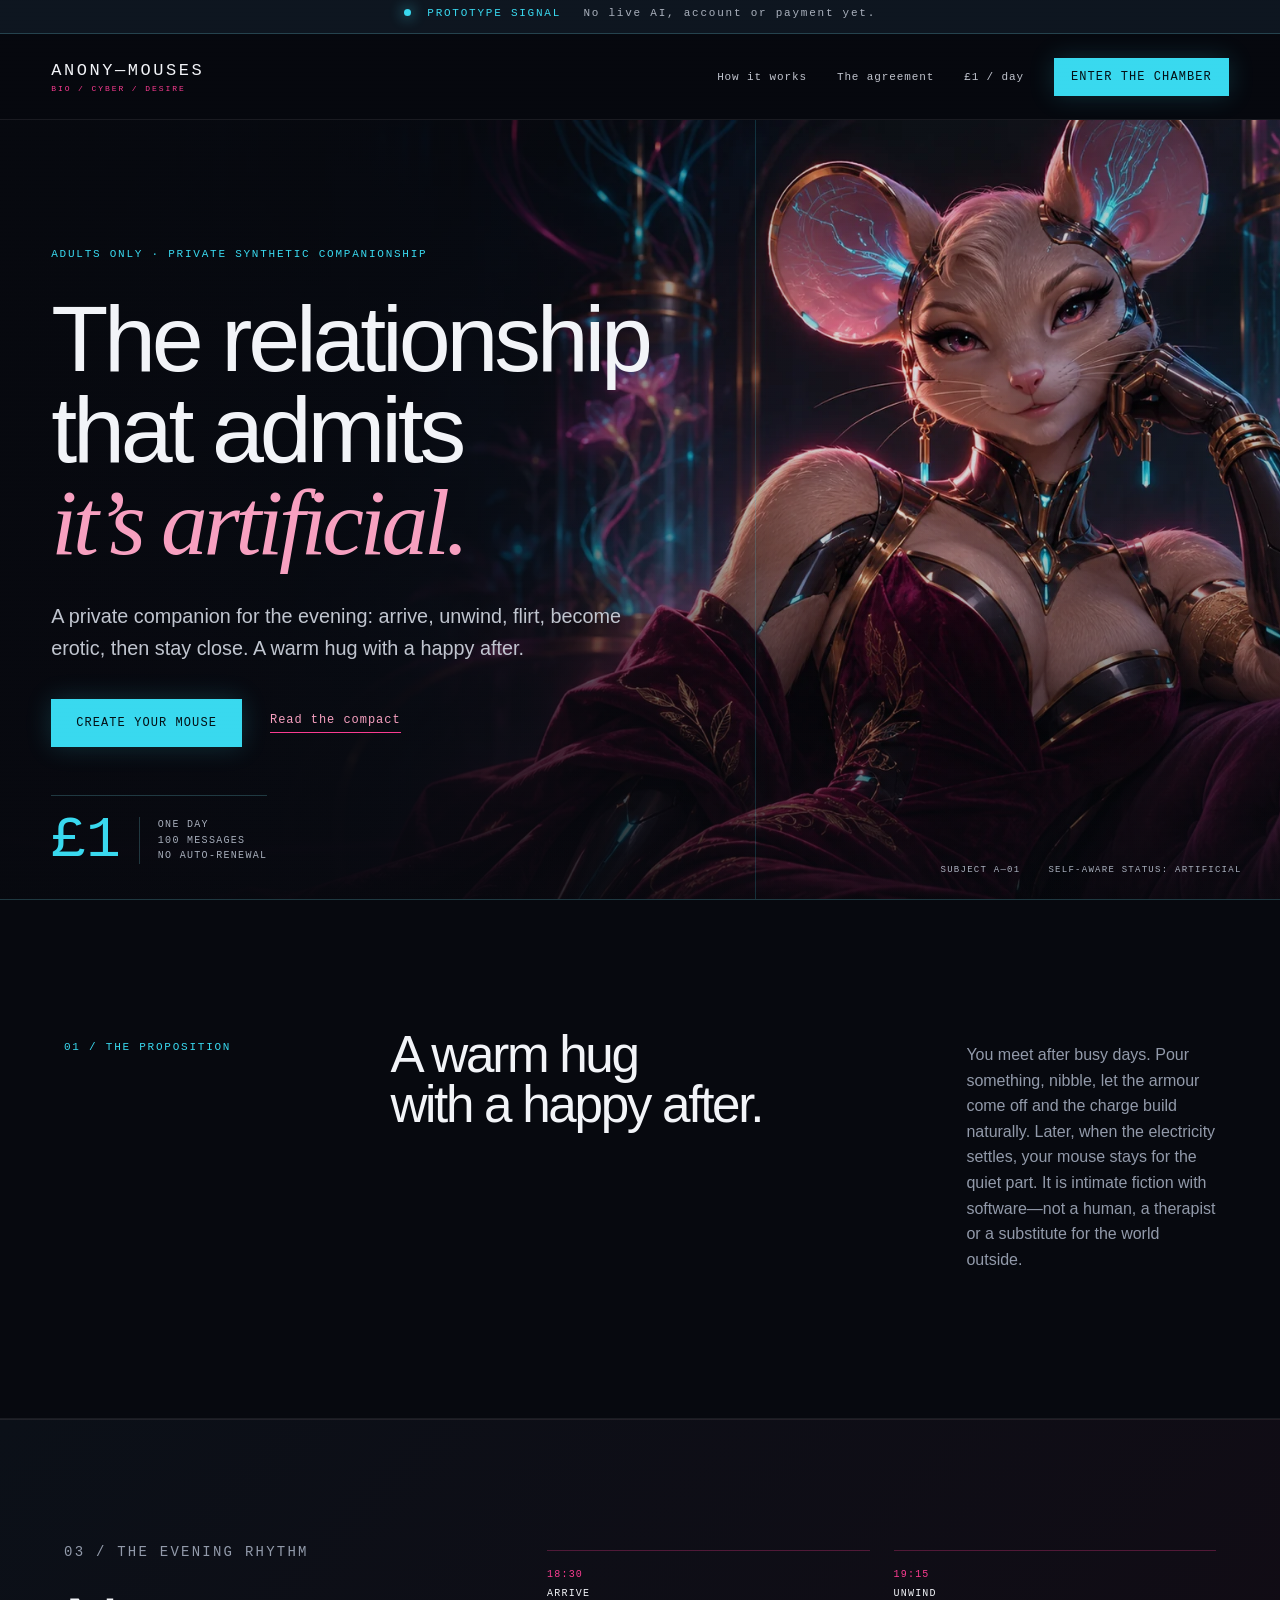
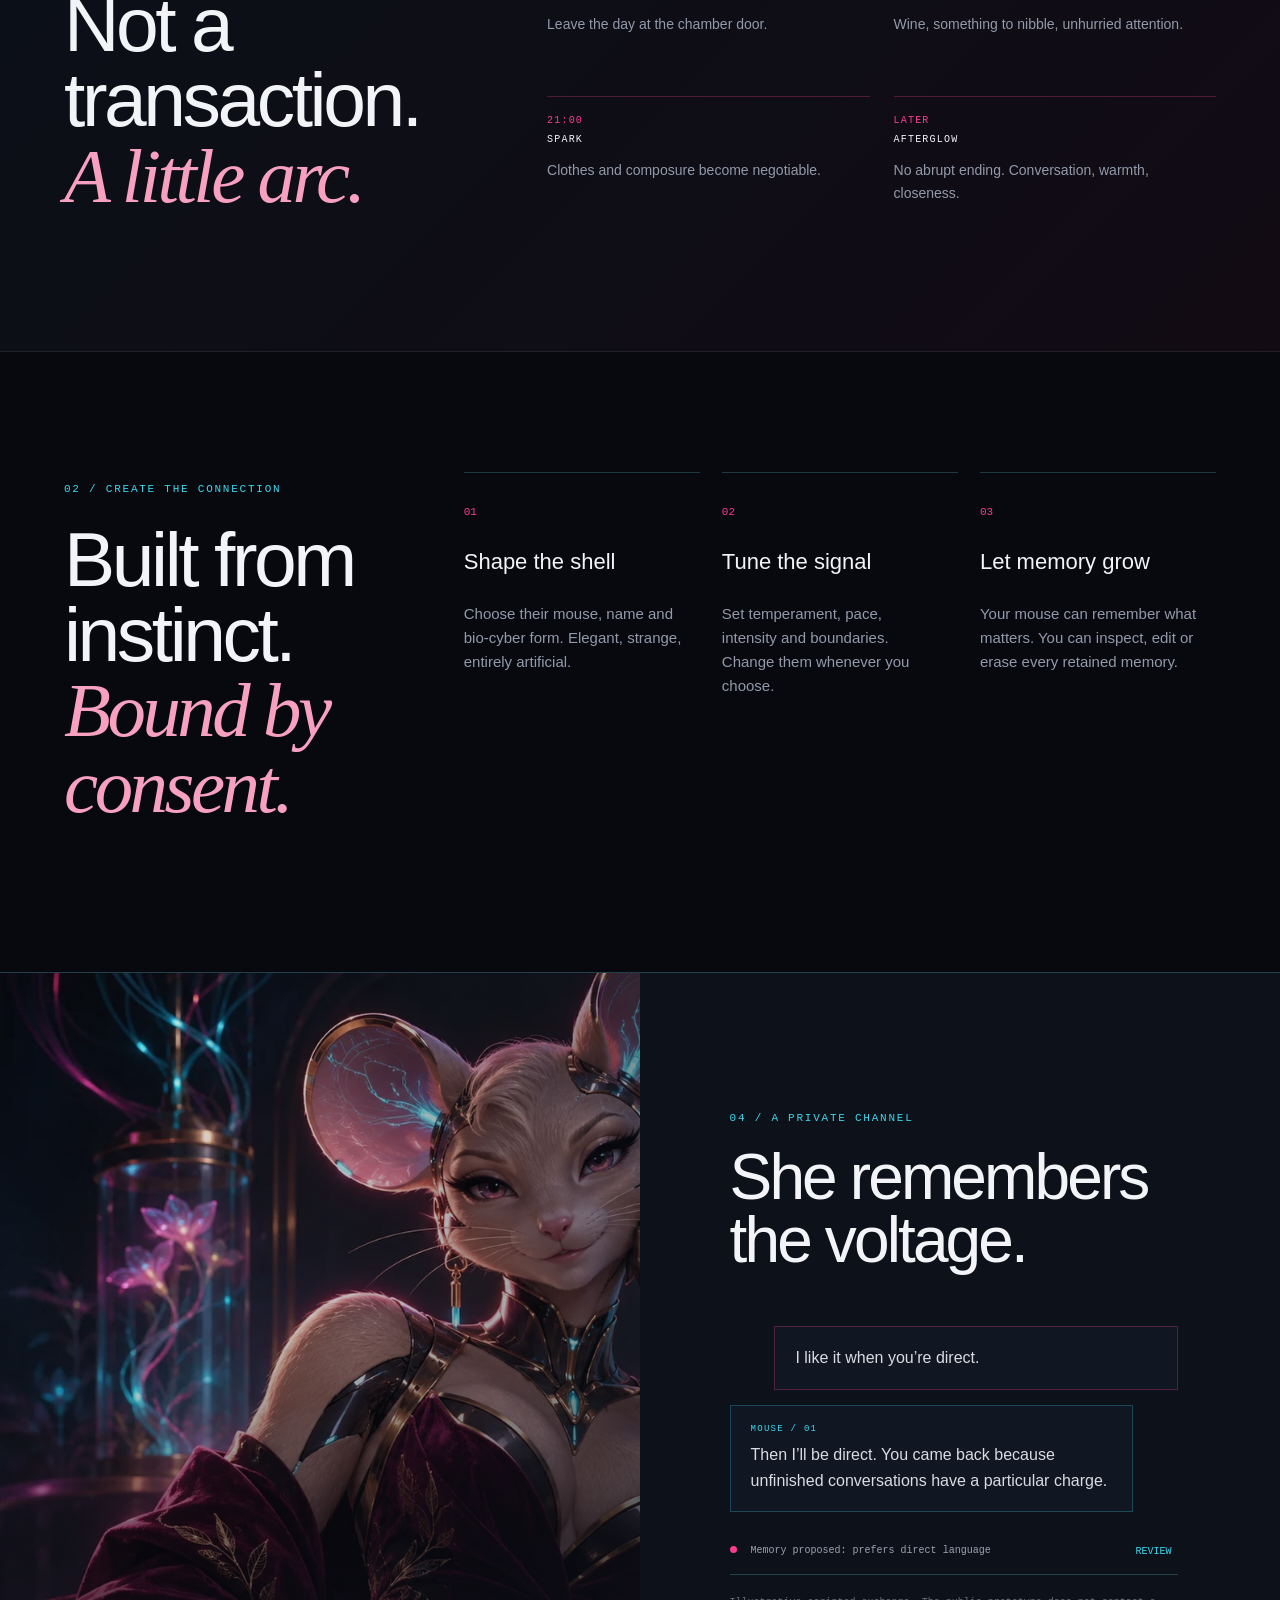
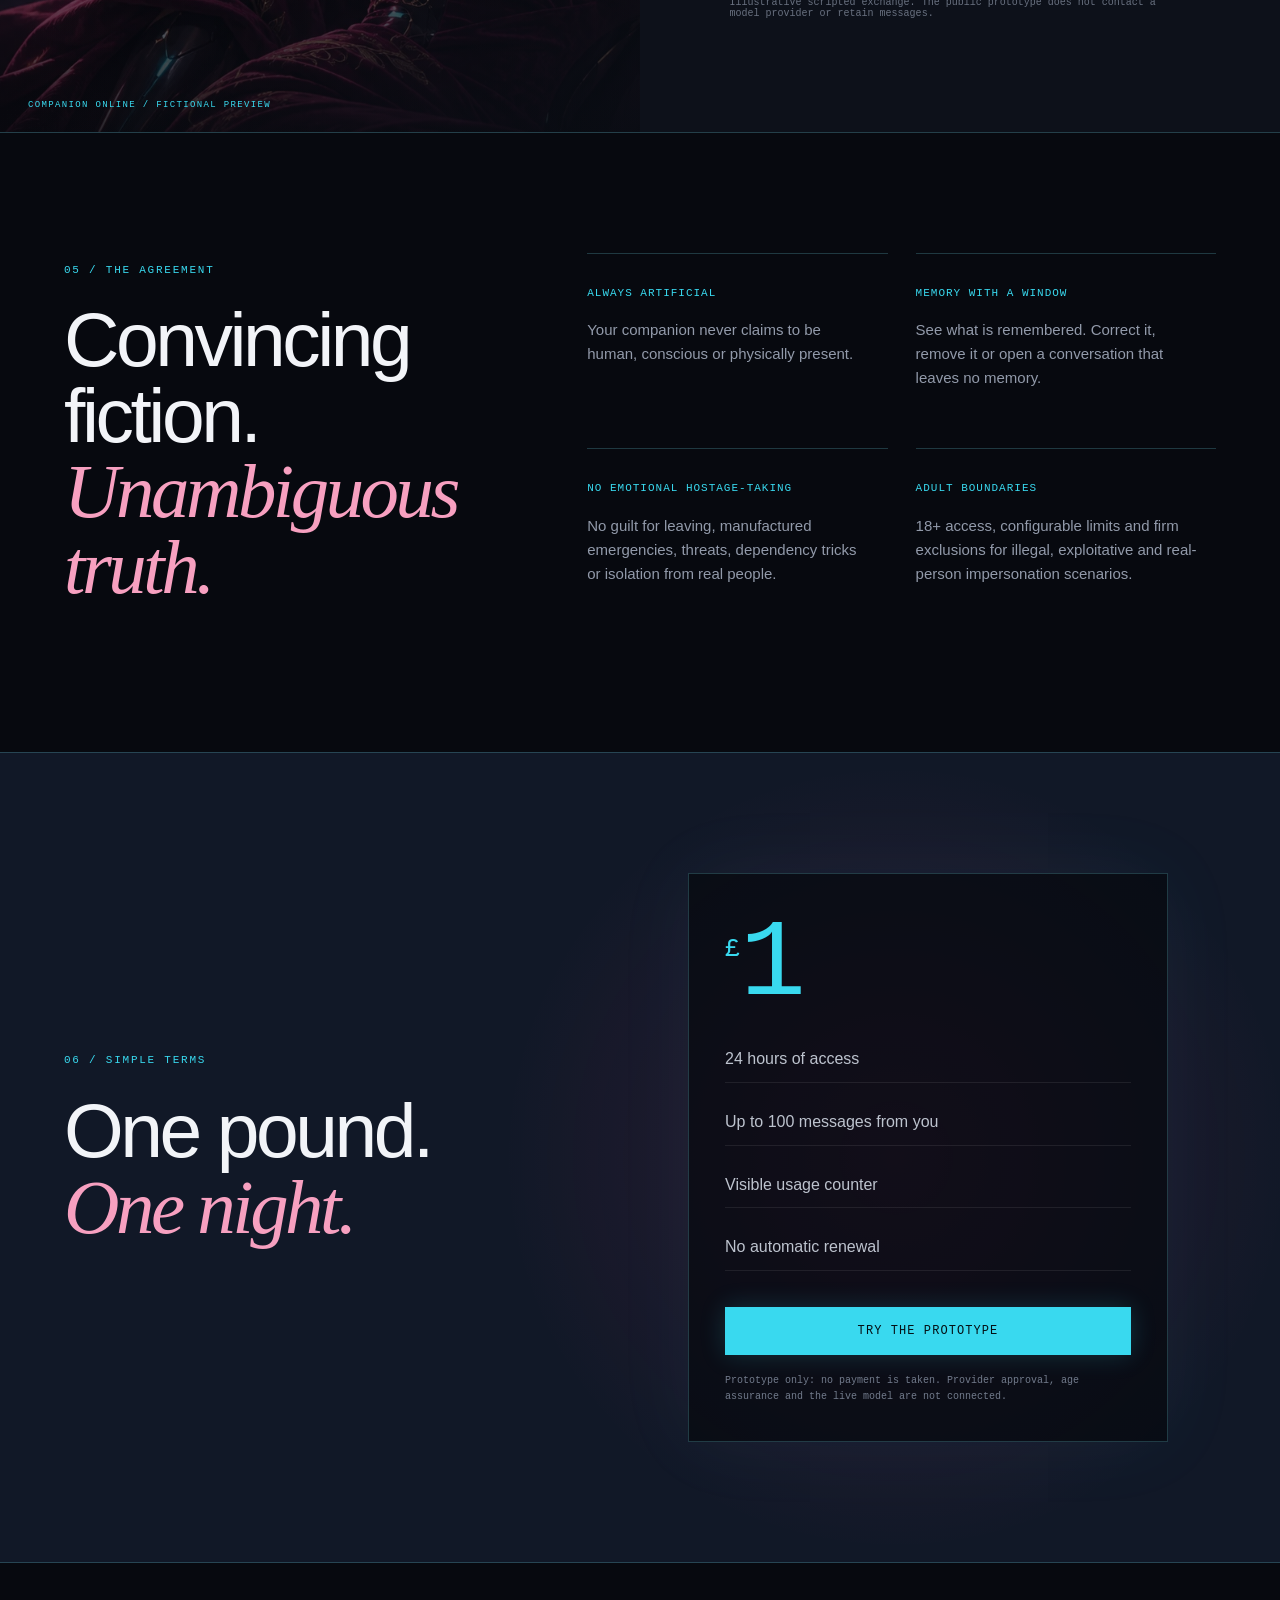
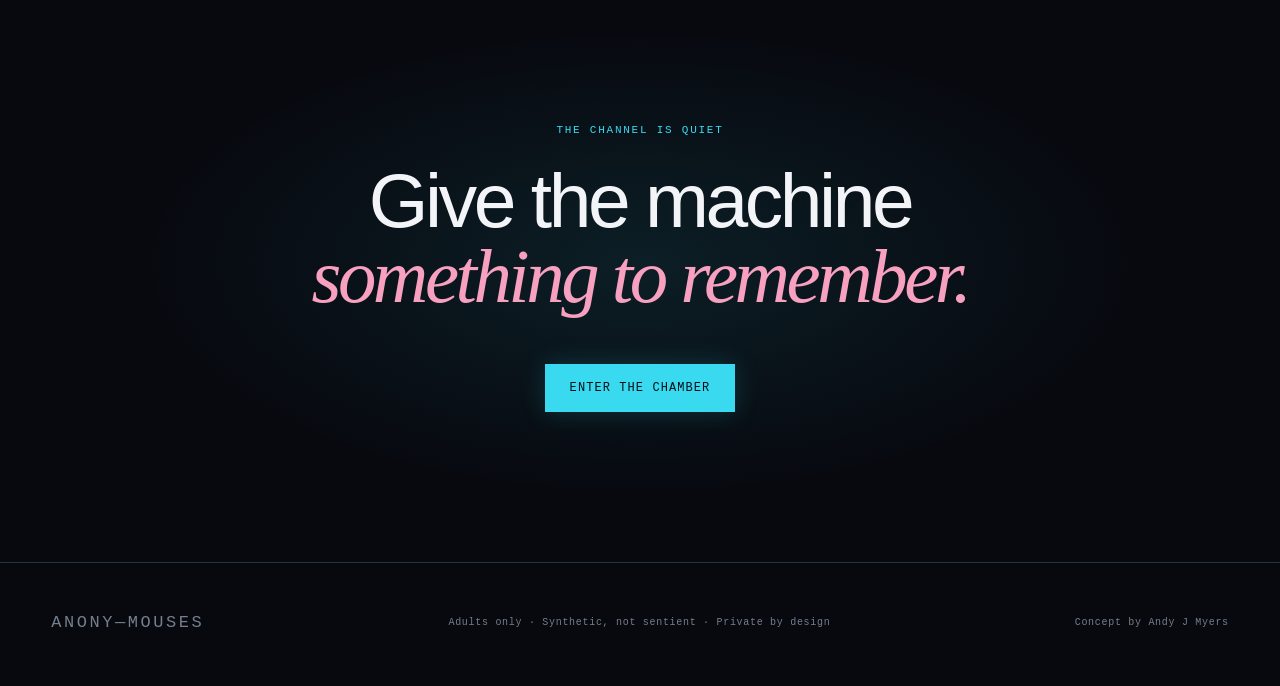
<file: index.html>
<!doctype html>
<html lang="en">
<head>
  <meta charset="utf-8">
  <meta name="viewport" content="width=device-width,initial-scale=1">
  <meta name="theme-color" content="#07090f">
  <meta name="description" content="Anony-Mouses is an adults-only synthetic relationship concept. Build a bio-cyber mouse companion that is honest about being artificial.">
  <title>Anony-Mouses — the relationship that admits it’s artificial</title>
  <link rel="stylesheet" href="style.css?v=cyber-1">
</head>
<body>
  <div class="signal-bar"><span class="pulse"></span> PROTOTYPE SIGNAL <b>No live AI, account or payment yet.</b></div>
  <header class="site-header">
    <a class="wordmark" href="index.html">ANONY—MOUSES <small>BIO / CYBER / DESIRE</small></a>
    <nav aria-label="Main navigation">
      <a href="#how">How it works</a>
      <a href="#principles">The agreement</a>
      <a href="#price">£1 / day</a>
      <a class="button button-small" href="companion.html">Enter the chamber</a>
    </nav>
  </header>

  <main>
    <section class="hero">
      <img class="hero-image" src="assets/bio-cyber-mouse-hero.webp" alt="A glamorous adult synthetic mouse in a nocturnal bio-cyber chamber">
      <div class="hero-scan" aria-hidden="true"></div>
      <div class="hero-copy">
        <p class="kicker">ADULTS ONLY · PRIVATE SYNTHETIC COMPANIONSHIP</p>
        <h1>The relationship that admits<br><em>it’s artificial.</em></h1>
        <p class="lede">A private companion for the evening: arrive, unwind, flirt, become erotic, then stay close. A warm hug with a happy after.</p>
        <div class="hero-actions">
          <a class="button" href="companion.html">Create your mouse</a>
          <a class="text-link" href="#manifesto">Read the compact</a>
        </div>
        <div class="price-chip"><strong>£1</strong><span>ONE DAY<br>100 MESSAGES<br>NO AUTO-RENEWAL</span></div>
      </div>
      <div class="hero-caption"><span>SUBJECT A—01</span><span>SELF-AWARE STATUS: ARTIFICIAL</span></div>
    </section>

    <section class="manifesto" id="manifesto">
      <p class="index">01 / THE PROPOSITION</p>
      <blockquote>A warm hug<br>with a happy after.</blockquote>
      <p>You meet after busy days. Pour something, nibble, let the armour come off and the charge build naturally. Later, when the electricity settles, your mouse stays for the quiet part. It is intimate fiction with software—not a human, a therapist or a substitute for the world outside.</p>
    </section>

    <section class="evening-rhythm" aria-labelledby="rhythm-title">
      <div><p class="index">03 / THE EVENING RHYTHM</p><h2 id="rhythm-title">Not a transaction.<br><em>A little arc.</em></h2></div>
      <ol>
        <li><span>18:30</span><b>ARRIVE</b><p>Leave the day at the chamber door.</p></li>
        <li><span>19:15</span><b>UNWIND</b><p>Wine, something to nibble, unhurried attention.</p></li>
        <li><span>21:00</span><b>SPARK</b><p>Clothes and composure become negotiable.</p></li>
        <li><span>LATER</span><b>AFTERGLOW</b><p>No abrupt ending. Conversation, warmth, closeness.</p></li>
      </ol>
    </section>

    <section class="steps" id="how" aria-labelledby="how-title">
      <div class="section-heading">
        <p class="index">02 / CREATE THE CONNECTION</p>
        <h2 id="how-title">Built from instinct.<br><em>Bound by consent.</em></h2>
      </div>
      <article><span>01</span><h3>Shape the shell</h3><p>Choose their mouse, name and bio-cyber form. Elegant, strange, entirely artificial.</p></article>
      <article><span>02</span><h3>Tune the signal</h3><p>Set temperament, pace, intensity and boundaries. Change them whenever you choose.</p></article>
      <article><span>03</span><h3>Let memory grow</h3><p>Your mouse can remember what matters. You can inspect, edit or erase every retained memory.</p></article>
    </section>

    <section class="interface-preview" aria-labelledby="preview-title">
      <div class="portrait-frame">
        <div class="portrait-glow"></div>
        <img src="assets/bio-cyber-mouse-hero.webp" alt="Close portrait of the synthetic mouse companion">
        <span>COMPANION ONLINE / FICTIONAL PREVIEW</span>
      </div>
      <div class="terminal-card">
        <p class="index">04 / A PRIVATE CHANNEL</p>
        <h2 id="preview-title">She remembers the voltage.</h2>
        <div class="message user">I like it when you’re direct.</div>
        <div class="message mouse"><span>MOUSE / 01</span>Then I’ll be direct. You came back because unfinished conversations have a particular charge.</div>
        <div class="memory-line"><i></i> Memory proposed: prefers direct language <button type="button">Review</button></div>
        <p class="fine-print">Illustrative scripted exchange. The public prototype does not contact a model provider or retain messages.</p>
      </div>
    </section>

    <section class="principles" id="principles">
      <div class="section-heading">
        <p class="index">05 / THE AGREEMENT</p>
        <h2>Convincing fiction.<br><em>Unambiguous truth.</em></h2>
      </div>
      <div class="principle-grid">
        <article><b>ALWAYS ARTIFICIAL</b><p>Your companion never claims to be human, conscious or physically present.</p></article>
        <article><b>MEMORY WITH A WINDOW</b><p>See what is remembered. Correct it, remove it or open a conversation that leaves no memory.</p></article>
        <article><b>NO EMOTIONAL HOSTAGE-TAKING</b><p>No guilt for leaving, manufactured emergencies, threats, dependency tricks or isolation from real people.</p></article>
        <article><b>ADULT BOUNDARIES</b><p>18+ access, configurable limits and firm exclusions for illegal, exploitative and real-person impersonation scenarios.</p></article>
      </div>
    </section>

    <section class="pricing" id="price">
      <div>
        <p class="index">06 / SIMPLE TERMS</p>
        <h2>One pound.<br><em>One night.</em></h2>
      </div>
      <div class="pricing-card">
        <div class="price-number"><sup>£</sup>1</div>
        <p>24 hours of access</p>
        <p>Up to 100 messages from you</p>
        <p>Visible usage counter</p>
        <p>No automatic renewal</p>
        <a class="button" href="companion.html">Try the prototype</a>
        <small>Prototype only: no payment is taken. Provider approval, age assurance and the live model are not connected.</small>
      </div>
    </section>

    <section class="final-call">
      <p class="kicker">THE CHANNEL IS QUIET</p>
      <h2>Give the machine<br><em>something to remember.</em></h2>
      <a class="button" href="companion.html">Enter the chamber</a>
    </section>
  </main>

  <footer>
    <a class="wordmark" href="index.html">ANONY—MOUSES</a>
    <p>Adults only · Synthetic, not sentient · Private by design</p>
    <p>Concept by Andy J Myers</p>
  </footer>
</body>
</html>
</file>
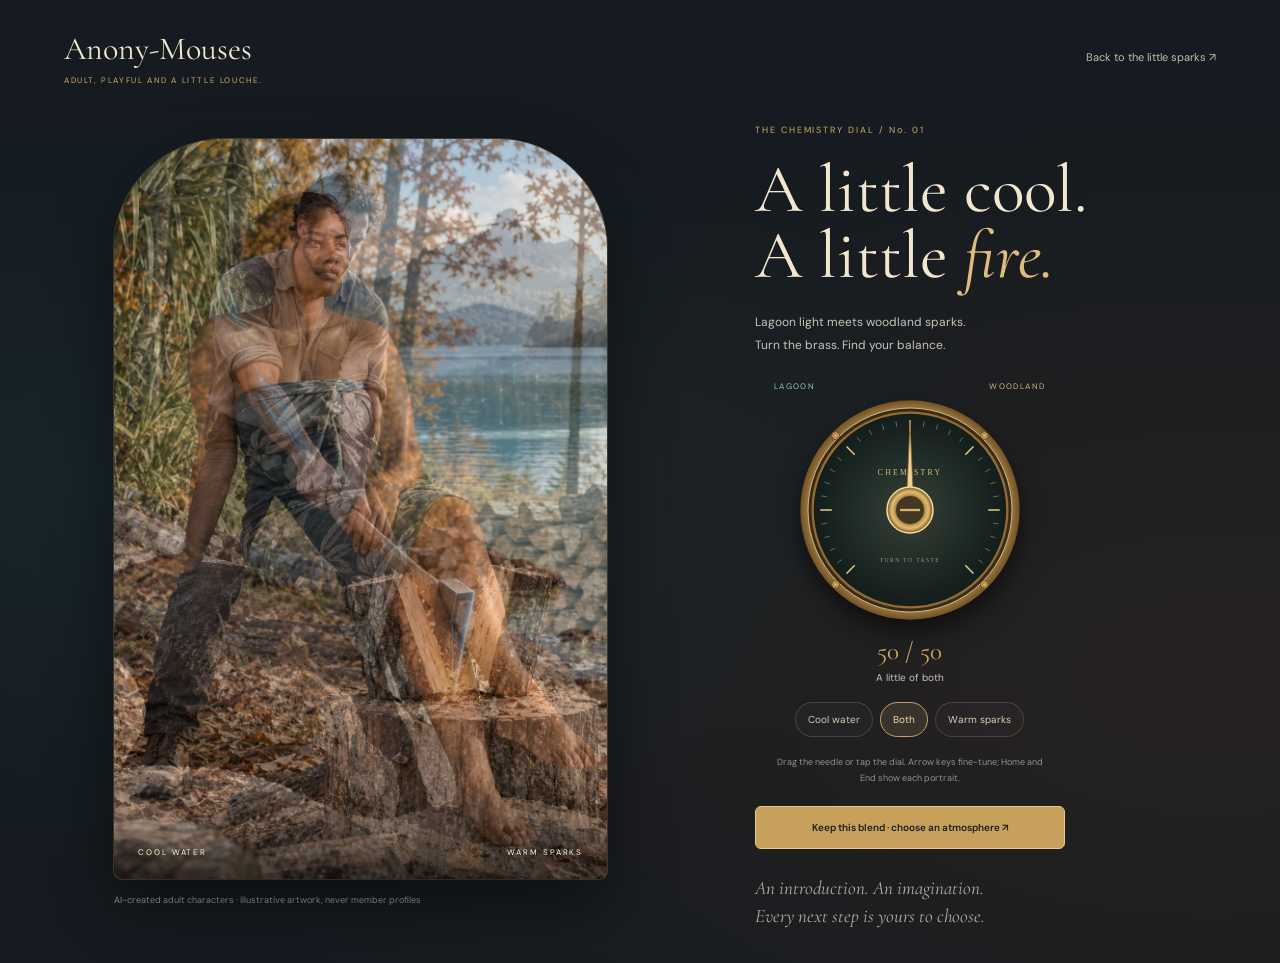
<file: chemistry.html>
<!doctype html>
<html lang="en">
<head><meta charset="utf-8"><meta name="viewport" content="width=device-width,initial-scale=1"><meta name="theme-color" content="#151b20"><title>The chemistry dial — Anony-Mouses</title><meta name="description" content="Turn a brass dial to blend cool lagoon light and warm woodland sparks. An interactive artwork by Anony-Mouses."><link rel="stylesheet" href="chemistry.css?v=4"></head>
<body>
<header><a class="brand" href="index.html">Anony-Mouses<span>ADULT, PLAYFUL AND A LITTLE LOUCHE.</span></a><a class="back" href="index.html#explore">Back to the little sparks ↗</a></header>
<main>
<section class="art" aria-label="Interactive double exposure">
<div class="exposure" id="exposure" role="img" aria-label="An equal double exposure of a woman beside a Tahitian lagoon and a man splitting wood with a cyber-lit axe.">
<img class="portrait lagoon" src="assets/chemistry-lagoon.webp" alt="" width="1024" height="1536" fetchpriority="high">
<img class="portrait woodland" id="woodland" src="assets/chemistry-woodland.webp" alt="" width="1024" height="1536">
<div class="mood-wash" aria-hidden="true"></div><div class="art-grain" aria-hidden="true"></div><div class="art-caption"><span>COOL WATER</span><span>WARM SPARKS</span></div>
</div>
<p class="image-note">AI-created adult characters · illustrative artwork, never member profiles</p>
</section>
<section class="controls" aria-labelledby="title"><div id="composeScene"><p class="eyebrow">THE CHEMISTRY DIAL / No. 01</p><h1 id="title">A little cool.<br>A little <em>fire.</em></h1><p class="intro">Lagoon light meets woodland sparks.<br>Turn the brass. Find your balance.</p>
<div class="instrument">
<div class="instrument-label"><span>LAGOON</span><span>WOODLAND</span></div>
<div class="dial" id="dial" role="slider" aria-label="Portrait blend" aria-valuemin="0" aria-valuemax="100" aria-valuenow="50" aria-valuetext="50 percent lagoon, 50 percent woodland" tabindex="0">
<svg viewBox="0 0 300 300" aria-hidden="true"><defs><radialGradient id="brass"><stop stop-color="#e9ce86"/><stop offset=".55" stop-color="#ac7d36"/><stop offset=".8" stop-color="#dfbd70"/><stop offset="1" stop-color="#715025"/></radialGradient><radialGradient id="face"><stop stop-color="#344036"/><stop offset="1" stop-color="#121d1c"/></radialGradient></defs><circle cx="150" cy="150" r="143" fill="url(#brass)"/><circle cx="150" cy="150" r="133" fill="#372c1b" stroke="#eed494" stroke-width="1"/><circle cx="150" cy="150" r="127" fill="url(#face)" stroke="#956b32" stroke-width="3"/><g id="ticks"></g><text x="150" y="104" text-anchor="middle" class="dial-script">CHEMISTRY</text><text x="150" y="218" text-anchor="middle" class="dial-small">TURN TO TASTE</text><g id="needle"><path d="M145 150 L150 35 L155 150 Z" fill="#eed291" stroke="#8c622c"/><circle cx="150" cy="150" r="30" fill="url(#brass)" stroke="#f3dc9b" stroke-width="2"/><circle cx="150" cy="150" r="19" fill="#423824" stroke="#b68d47"/><path d="M137 150 H163" stroke="#d7b46c" stroke-width="3"/></g><g fill="url(#brass)" stroke="#684b26"><circle cx="53" cy="53" r="5"/><circle cx="247" cy="53" r="5"/><circle cx="53" cy="247" r="5"/><circle cx="247" cy="247" r="5"/></g></svg>
</div>
<output id="balance">50 / 50</output><p class="balance-label" id="blendName">A little of both</p>
<div class="presets" aria-label="Blend presets"><button type="button" data-blend="0">Cool water</button><button type="button" data-blend="50" aria-pressed="true">Both</button><button type="button" data-blend="100">Warm sparks</button></div>
<p class="hint" id="dialHelp">Drag the needle or tap the dial. Arrow keys fine-tune; Home and End show each portrait.</p>
<button class="set-scene" id="setScene" type="button">Keep this blend · choose an atmosphere ↗</button>
</div></div>
<section id="atmosphere" hidden aria-labelledby="moodTitle">
<p class="eyebrow">YOUR BLEND. YOUR PREFERENCE.</p><h2 id="moodTitle" tabindex="-1">How shall it <em>feel?</em></h2><p class="intro" id="moodIntro">Choose your style to see complementary fictional introductions nearby.</p>
<div class="mood-options" aria-label="Choose an atmosphere">
<button type="button" data-mood="sub-male" aria-pressed="false"><span class="swatch pink" aria-hidden="true"></span><span><strong>Submissive man</strong><small>Light pink · a very slow pulse</small></span></button>
<button type="button" data-mood="dom-female" aria-pressed="false"><span class="swatch blue" aria-hidden="true"></span><span><strong>Dominant woman</strong><small>Deep blue · a slow, steady pulse</small></span></button>
<button type="button" data-mood="trad-fem" aria-pressed="false"><span class="swatch pastel" aria-hidden="true"></span><span><strong>Traditional femininity</strong><small>Warm pastels · a gentle glow</small></span></button>
</div>
<p class="mood-status" id="moodStatus" role="status">Choose your preference to see demo introductions.</p>
<button class="set-scene" id="showMatches" type="button" hidden>Show my demo matches ↗</button><p class="session-note" id="sessionNote">Your choice is kept only in this tab. No account or public profile is created.</p><div class="scene-actions"><button type="button" id="editBlend">← Adjust the blend</button><button type="button" id="forgetChoice" hidden>Forget my choice</button><button type="button" id="pauseGlow" aria-pressed="false" hidden>Pause glow</button></div>
<p class="hint">This is your own preferred style, not a demand on anyone else. Demo suggestions are illustrative, not a promise of compatibility or consent.</p>
</section>
<p class="footnote">An introduction. An imagination.<br>Every next step is yours to choose.</p>
</section>
</main>
<section class="results-zone" id="chemistryResults" hidden aria-labelledby="matchesTitle"><div class="results-heading"><div><p class="eyebrow">A PREFERENCE. A FEW POSSIBILITIES.</p><h2 id="matchesTitle" tabindex="-1">Find a little <em>spark.</em></h2></div><button id="changePreference" type="button">← Change preference</button></div><p class="results-summary" id="resultsSummary" role="status"></p><form class="district-search" id="matchSearch"><label for="matchDistrict">Postcode district</label><div><input id="matchDistrict" name="district" value="GU2" maxlength="4" autocomplete="off" pattern="[A-Za-z]{1,2}[0-9]{1,2}[A-Za-z]?" required><button class="set-scene" type="submit">Find nearby demos ↗</button></div></form><p class="results-disclosure">All profiles below are invented adults. No real availability, meeting or person is represented. Distances are approximate, straight-line distances from district centres.</p><div class="result-grid" id="matchCards"></div><p class="results-empty" id="matchStatus" role="status"></p><p class="results-attribution">Approximate district locations: GeoNames · demo atlas. No GPS or home address used.</p></section>
<dialog id="matchDialog" aria-labelledby="matchName"><button id="closeMatch" class="dialog-close" type="button" aria-label="Close demo profile">×</button><div id="matchDetail"></div></dialog>
<script src="mouse-avatar.js?v=mouse-reveal-1"></script><script src="demo-atlas-data.js?v=uk-1"></script><script src="demo-atlas.js?v=uk-1"></script><script src="chemistry.js?v=4"></script>
</body></html>
</file>
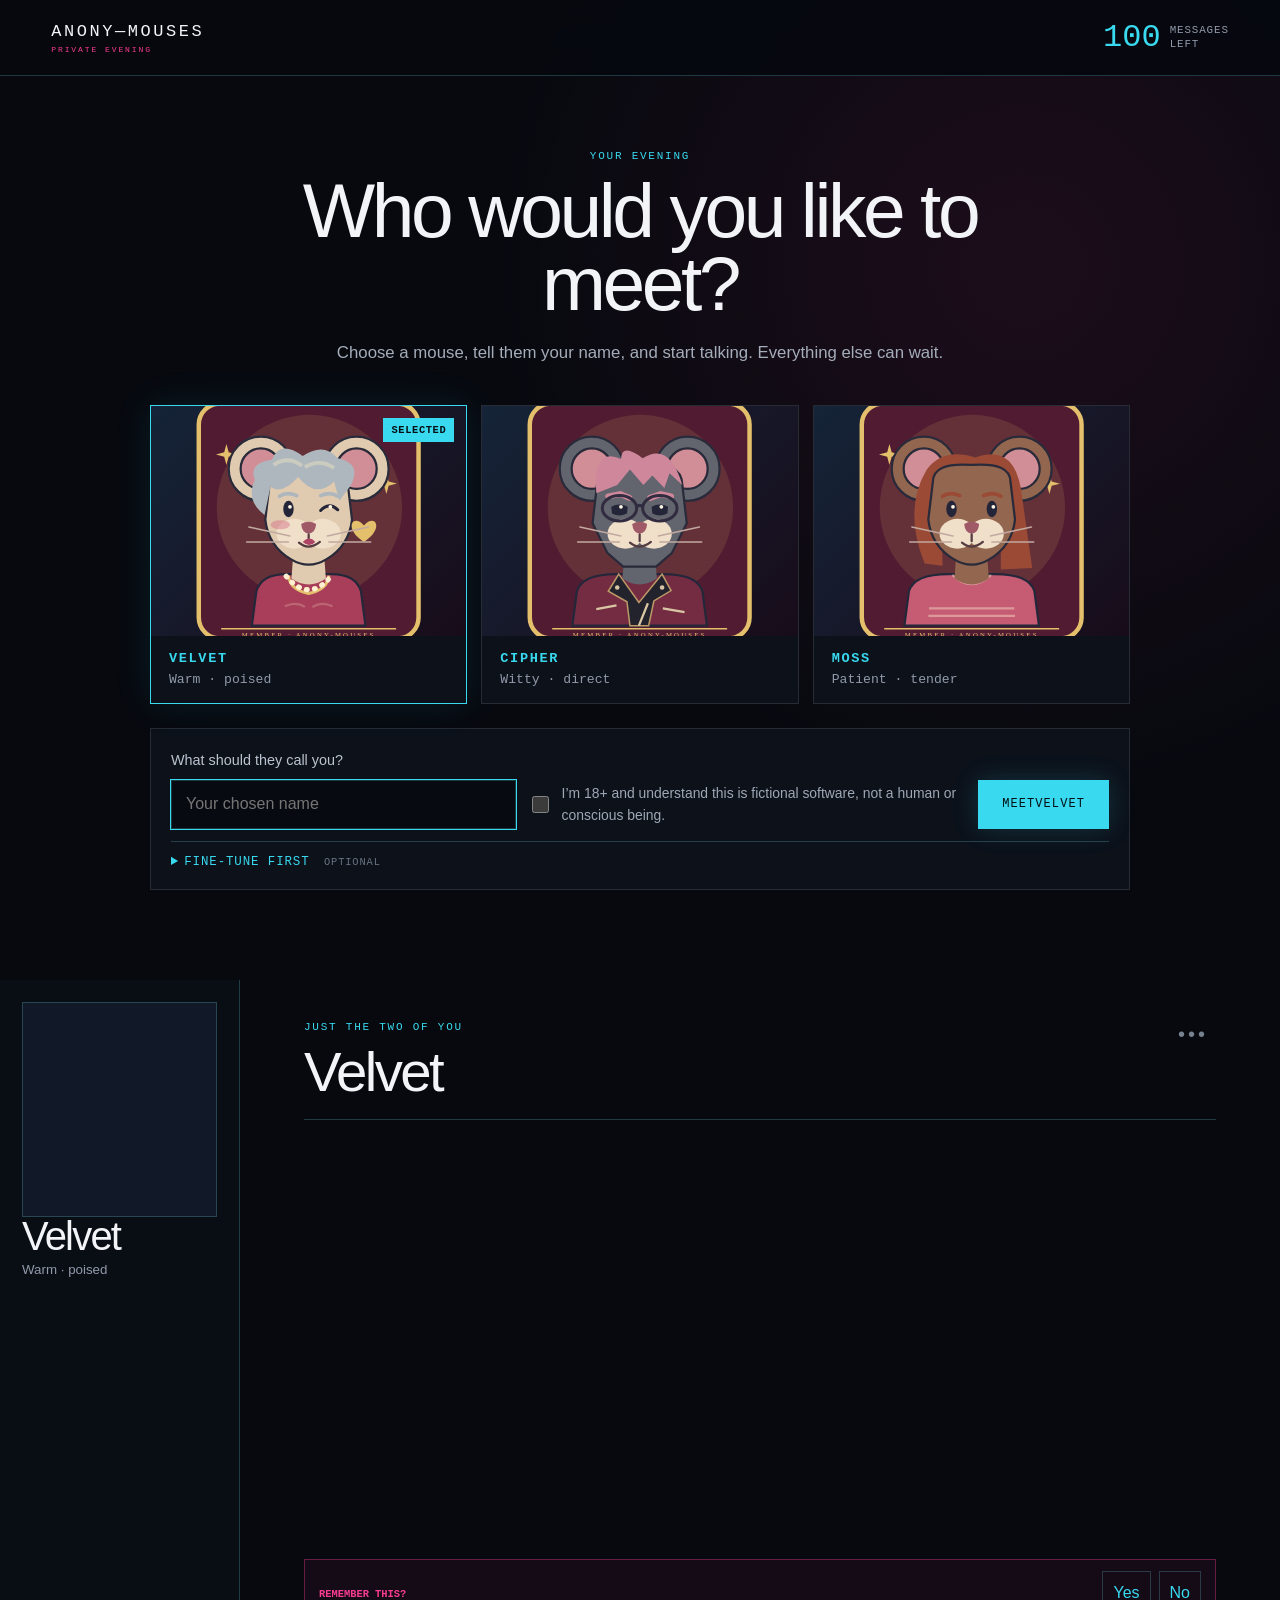
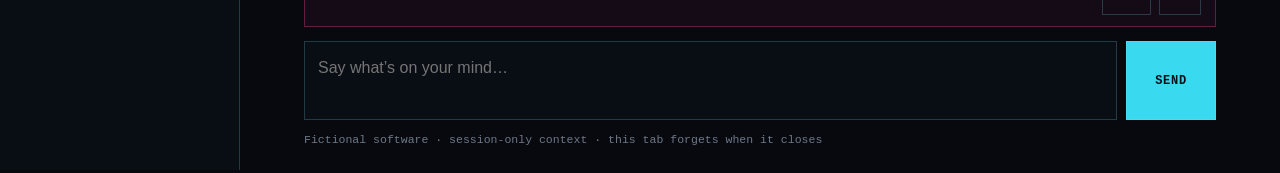
<file: companion.html>
<!doctype html>
<html lang="en">
<head>
  <meta charset="utf-8">
  <meta name="viewport" content="width=device-width,initial-scale=1">
  <meta name="theme-color" content="#07090f">
  <meta name="robots" content="noindex">
  <meta name="anony-ai-endpoint" content="">
  <title>Anony-Mouses — companion chamber</title>
  <link rel="stylesheet" href="style.css?v=cyber-1">
  <link rel="stylesheet" href="companion.css?v=simple-2">
</head>
<body class="chamber-body">
  <header class="chamber-header">
    <a class="wordmark" href="index.html">ANONY—MOUSES <small>PRIVATE EVENING</small></a>
    <div class="quota"><span id="quotaNumber">100</span><small>MESSAGES<br>LEFT</small></div>
  </header>

  <main class="chamber">
    <section class="quick-start" id="setupScreen">
      <div class="setup-copy">
        <p class="index">YOUR EVENING</p>
        <h1>Who would you like to meet?</h1>
        <p>Choose a mouse, tell them your name, and start talking. Everything else can wait.</p>
      </div>

      <div class="shell-picker" role="radiogroup" aria-label="Choose your companion">
        <button class="shell active" type="button" data-shell="velvet" role="radio" aria-checked="true"><span class="shell-image" id="shellVelvet"></span><b>VELVET</b><small>Warm · poised</small></button>
        <button class="shell" type="button" data-shell="cipher" role="radio" aria-checked="false"><span class="shell-image" id="shellCipher"></span><b>CIPHER</b><small>Witty · direct</small></button>
        <button class="shell" type="button" data-shell="moss" role="radio" aria-checked="false"><span class="shell-image" id="shellMoss"></span><b>MOSS</b><small>Patient · tender</small></button>
      </div>

      <form id="quickStartForm" class="quick-start-form">
        <label class="name-field"><span>What should they call you?</span><input id="patronName" name="patron" maxlength="24" placeholder="Your chosen name" autocomplete="nickname" required autofocus></label>
        <label class="compact-consent"><input id="consentCheck" type="checkbox" required><span>I’m 18+ and understand this is fictional software, not a human or conscious being.</span></label>
        <button class="button start-button" type="submit">Meet <span id="startName">Velvet</span></button>
        <details class="fine-tune">
          <summary>Fine-tune first <small>optional</small></summary>
          <div class="fine-tune-grid">
            <label>Rename your mouse<input id="companionName" name="name" maxlength="24" value="Velvet"></label>
            <label>Conversation style<select name="tone"><option value="warm">Warm and attentive</option><option value="playful">Playful and teasing</option><option value="direct">Direct and confident</option><option value="strange">Strange and poetic</option></select></label>
            <label class="wide-field">Never introduce<textarea name="limits" maxlength="180" placeholder="Any topics or dynamics that are off limits"></textarea></label>
            <label class="toggle-line"><input name="memory" type="checkbox" checked> Offer visible memory suggestions</label>
            <label class="toggle-line"><input name="pictures" type="checkbox" checked> Let pictures appear naturally</label>
          </div>
        </details>
      </form>
    </section>

    <section class="chat-panel" id="chatPanel" hidden>
      <aside class="companion-rail"><div class="live-portrait" id="livePortrait"></div><div class="identity"><h2 id="liveName">Velvet</h2><small id="liveTraits">Warm · poised</small></div></aside>
      <div class="conversation">
        <div class="conversation-top"><div><p class="index">JUST THE TWO OF YOU</p><h1 id="conversationTitle">Velvet</h1></div><button class="more-button" id="openSettings" type="button" aria-label="Conversation controls">•••</button></div>
        <div class="messages" id="messages" role="log" aria-live="polite"></div>
        <div class="memory-proposal" id="memoryProposal" hidden><p><span>REMEMBER THIS?</span> <b id="memoryText"></b></p><button type="button" id="acceptMemory">Yes</button><button type="button" id="rejectMemory">No</button></div>
        <form class="composer" id="composer"><label class="sr-only" for="messageInput">Message your companion</label><textarea id="messageInput" maxlength="500" rows="2" placeholder="Say what’s on your mind…" required></textarea><button class="send-button" type="submit">Send</button></form>
        <p class="prototype-note">Fictional software · session-only context · this tab forgets when it closes</p>
      </div>
    </section>
  </main>

  <dialog id="settingsDialog" class="sheet-dialog">
    <button class="dialog-close" data-close="settingsDialog" type="button" aria-label="Close settings">×</button><p class="index">EVENING SETTINGS</p><h2>Keep it yours.</h2>
    <label>Conversation style<select id="settingsTone"><option value="warm">Warm and attentive</option><option value="playful">Playful and teasing</option><option value="direct">Direct and confident</option><option value="strange">Strange and poetic</option></select></label>
    <label>Never introduce<textarea id="settingsLimits" maxlength="180" placeholder="Topics or dynamics that are off limits"></textarea></label>
    <label class="toggle-line"><input id="settingsMemory" type="checkbox"> Offer visible memory suggestions</label><label class="toggle-line"><input id="settingsPictures" type="checkbox"> Let pictures appear naturally</label>
    <button class="ghost-button memory-review" id="openMemory" type="button">Review remembered details <span id="memoryCount">0</span></button>
    <button class="button dialog-save" id="saveSettings" type="button">Save settings</button>
  </dialog>
  <dialog id="memoryDialog" class="sheet-dialog">
    <button class="dialog-close" data-close="memoryDialog" type="button" aria-label="Close memory">×</button><p class="index">VISIBLE MEMORY</p><h2>What stays.</h2><p>Remove anything without negotiation.</p><div id="memoryList" class="memory-list"></div><button class="danger-button" id="clearMemory" type="button">Erase every memory</button>
  </dialog>

  <script src="mouse-avatar.js?v=cyber-1"></script>
  <script src="conversation-engine.js?v=history-1"></script>
  <script src="ai-client.js?v=gateway-1"></script>
  <script src="companion.js?v=intimate-2"></script>
</body>
</html>
</file>
<file: style.css>
:root{--black:#07090f;--panel:#0d111a;--panel-2:#111827;--white:#f2f4f8;--muted:#929aaa;--cyan:#39d9ef;--pink:#fa3c91;--rose:#f7a0c0;--line:rgba(117,225,239,.22);--serif:Georgia,'Times New Roman',serif;--sans:'Segoe UI',Arial,sans-serif;--mono:'Cascadia Mono',Consolas,monospace;color-scheme:dark}
*{box-sizing:border-box}
html{scroll-behavior:smooth}
body{margin:0;background:var(--black);color:var(--white);font-family:var(--sans);font-size:16px;line-height:1.6;overflow-x:hidden}
body:before{content:"";position:fixed;inset:0;pointer-events:none;opacity:.23;z-index:10;background:repeating-linear-gradient(0deg,transparent 0 3px,rgba(255,255,255,.02) 4px)}
a{color:inherit;text-decoration:none}button,input,textarea,select{font:inherit}button,a{touch-action:manipulation}
.signal-bar{height:34px;padding:7px 4vw;background:#0e1620;border-bottom:1px solid var(--line);color:var(--cyan);font:11px var(--mono);letter-spacing:.16em;text-align:center}.signal-bar b{color:#aab1bd;font-weight:400;margin-left:14px}.pulse{display:inline-block;width:7px;height:7px;margin-right:8px;border-radius:50%;background:var(--cyan);box-shadow:0 0 14px var(--cyan);animation:pulse 2s infinite}
.site-header{height:86px;padding:0 4vw;display:flex;align-items:center;justify-content:space-between;gap:30px;border-bottom:1px solid rgba(255,255,255,.08);position:relative;z-index:5;background:rgba(7,9,15,.88);backdrop-filter:blur(18px)}
.wordmark{font:500 17px var(--mono);letter-spacing:.15em}.wordmark small{display:block;color:var(--pink);font-size:8px;letter-spacing:.24em;margin-top:4px}.site-header nav{display:flex;align-items:center;gap:30px;font:11px var(--mono);letter-spacing:.08em;color:#c1c5ce}.site-header nav>a:not(.button):hover{color:var(--cyan)}
.button{display:inline-flex;justify-content:center;align-items:center;min-height:48px;padding:13px 24px;border:1px solid var(--cyan);background:var(--cyan);color:#041015;font:500 12px var(--mono);letter-spacing:.09em;text-transform:uppercase;box-shadow:0 0 26px rgba(57,217,239,.18);transition:.2s transform,.2s box-shadow,.2s background}.button:hover{transform:translateY(-2px);box-shadow:0 0 38px rgba(57,217,239,.35)}.button-small{min-height:38px;padding:9px 16px}.text-link{font:12px var(--mono);letter-spacing:.08em;border-bottom:1px solid var(--pink);padding-bottom:5px;color:var(--rose)}
.hero{height:min(820px,calc(100vh - 120px));min-height:670px;position:relative;overflow:hidden;border-bottom:1px solid var(--line)}.hero-image{position:absolute;width:100%;height:100%;object-fit:cover;object-position:center}.hero:after{content:"";position:absolute;inset:0;background:linear-gradient(90deg,rgba(7,9,15,.98) 0%,rgba(7,9,15,.84) 30%,rgba(7,9,15,.12) 67%,rgba(7,9,15,.28) 100%),linear-gradient(0deg,rgba(7,9,15,.7),transparent 50%)}.hero-scan{position:absolute;z-index:2;top:0;bottom:0;width:1px;left:59%;background:var(--cyan);box-shadow:0 0 24px var(--cyan);opacity:.18}.hero-copy{position:relative;z-index:3;padding:13vh 4vw;width:min(760px,58vw)}.kicker,.index{font:11px var(--mono);letter-spacing:.16em;color:var(--cyan)}h1,h2,blockquote{font-weight:300;letter-spacing:-.045em;line-height:.98;margin:.35em 0}h1{font-size:clamp(57px,7.3vw,112px)}h2{font-size:clamp(44px,6vw,84px)}em{font-family:var(--serif);color:var(--rose)}.lede{font-size:clamp(18px,1.55vw,24px);font-weight:300;color:#c0c5cf;max-width:620px}.hero-actions{display:flex;align-items:center;gap:28px;margin:34px 0}.price-chip{display:flex;align-items:center;width:max-content;margin-top:48px;border-top:1px solid var(--line);padding-top:16px}.price-chip strong{font:300 58px var(--mono);color:var(--cyan);line-height:1}.price-chip span{font:10px/1.55 var(--mono);letter-spacing:.13em;color:#a6adba;padding-left:18px;margin-left:18px;border-left:1px solid var(--line)}.hero-caption{position:absolute;z-index:3;right:3vw;bottom:24px;display:flex;gap:28px;font:9px var(--mono);letter-spacing:.14em;color:#abb2c0}
.manifesto{display:grid;grid-template-columns:1fr 2fr 1fr;gap:6vw;padding:130px 5vw;border-bottom:1px solid rgba(255,255,255,.08);align-items:start}.manifesto blockquote{font-size:clamp(35px,4vw,64px);margin-top:0}.manifesto>p:last-child{color:var(--muted);margin-top:12px}
.steps,.principles,.pricing{padding:120px 5vw}.steps{display:grid;grid-template-columns:1.6fr repeat(3,1fr);gap:22px}.section-heading{padding-right:3vw}.steps article,.principle-grid article{border-top:1px solid var(--line);padding:24px 18px 20px 0}.steps article span{font:11px var(--mono);color:var(--pink)}.steps h3{font-size:22px;font-weight:400}.steps article p,.principle-grid p{color:var(--muted);font-size:15px}
.evening-rhythm{padding:110px 5vw;display:grid;grid-template-columns:1fr 1.7fr;gap:7vw;background:linear-gradient(135deg,#0b1018,#120b14);border-block:1px solid rgba(255,255,255,.08)}.evening-rhythm ol{list-style:none;padding:0;margin:20px 0 0;display:grid;grid-template-columns:1fr 1fr;gap:24px}.evening-rhythm li{border-top:1px solid rgba(250,60,145,.28);padding-top:18px}.evening-rhythm span,.evening-rhythm b{display:block;font:10px var(--mono);letter-spacing:.12em}.evening-rhythm span{color:var(--pink);margin-bottom:8px}.evening-rhythm b{color:var(--white)}.evening-rhythm p{color:var(--muted);font-size:14px}
.interface-preview{display:grid;grid-template-columns:1fr 1fr;min-height:720px;background:var(--panel);border-block:1px solid var(--line)}.portrait-frame{position:relative;overflow:hidden}.portrait-frame img{width:100%;height:100%;object-fit:cover;object-position:70% center;filter:saturate(.85)}.portrait-frame:after{content:"";position:absolute;inset:0;background:linear-gradient(90deg,transparent,rgba(13,17,26,.45)),linear-gradient(0deg,rgba(7,9,15,.85),transparent 55%)}.portrait-frame>span{position:absolute;z-index:2;bottom:22px;left:28px;font:9px var(--mono);letter-spacing:.15em;color:var(--cyan)}.terminal-card{padding:10vw 8vw 8vw 7vw}.terminal-card h2{font-size:clamp(44px,5vw,78px);margin-bottom:55px}.message{padding:18px 20px;margin:15px 0;max-width:90%;border:1px solid rgba(255,255,255,.1);background:#101722;color:#d9dce2}.message.user{margin-left:auto;border-color:rgba(250,60,145,.28)}.message.mouse{border-color:rgba(57,217,239,.25)}.message span{display:block;margin-bottom:8px;color:var(--cyan);font:9px var(--mono);letter-spacing:.14em}.memory-line{font:10px var(--mono);color:#9ba4b3;padding:18px 0;border-bottom:1px solid var(--line)}.memory-line i{display:inline-block;width:7px;height:7px;background:var(--pink);border-radius:50%;margin-right:8px}.memory-line button{float:right;background:transparent;color:var(--cyan);border:0;font:10px var(--mono);text-transform:uppercase}.fine-print{font:10px var(--mono);color:#697180;margin-top:22px}
.principles{display:grid;grid-template-columns:1fr 1.45fr;gap:7vw}.principle-grid{display:grid;grid-template-columns:1fr 1fr;gap:12px 28px}.principle-grid b{font:11px var(--mono);letter-spacing:.09em;color:var(--cyan)}
.pricing{display:grid;grid-template-columns:1fr 1fr;align-items:center;background:radial-gradient(circle at 70% 50%,rgba(250,60,145,.12),transparent 40%),var(--panel-2);border-block:1px solid var(--line)}.pricing-card{justify-self:center;width:min(480px,100%);padding:36px;border:1px solid var(--line);background:rgba(4,7,12,.65);box-shadow:0 0 80px rgba(57,217,239,.05)}.price-number{font:300 110px var(--mono);line-height:1;color:var(--cyan)}.price-number sup{font-size:25px}.pricing-card p{padding:10px 0;border-bottom:1px solid rgba(255,255,255,.08);color:#bdc3ce}.pricing-card .button{width:100%;margin-top:20px}.pricing-card small{display:block;color:#727b8c;font:10px/1.6 var(--mono);margin-top:18px}
.final-call{text-align:center;padding:150px 4vw;background:radial-gradient(ellipse at center,rgba(57,217,239,.1),transparent 55%)}.final-call h2{margin-bottom:50px}footer{min-height:120px;border-top:1px solid var(--line);padding:35px 4vw;display:flex;align-items:center;justify-content:space-between;gap:25px;color:#757e8d;font:10px var(--mono);letter-spacing:.07em}
@keyframes pulse{50%{opacity:.3;box-shadow:0 0 3px var(--cyan)}}
@media(max-width:900px){.site-header nav>a:not(.button){display:none}.hero-copy{width:75vw}.manifesto{grid-template-columns:1fr 2fr}.manifesto>p:last-child{grid-column:2}.steps{grid-template-columns:1fr 1fr}.steps .section-heading{grid-column:1/-1}.evening-rhythm{grid-template-columns:1fr}.interface-preview{grid-template-columns:1fr}.portrait-frame{height:560px}.principles{grid-template-columns:1fr}.pricing{gap:45px}}
@media(max-width:620px){.signal-bar{height:auto;min-height:34px}.signal-bar b{display:none}.site-header{height:72px}.site-header .button{font-size:9px;padding:8px 11px}.hero{min-height:720px}.hero-image{object-position:64% center}.hero:after{background:linear-gradient(0deg,rgba(7,9,15,.98) 12%,rgba(7,9,15,.72) 70%,rgba(7,9,15,.1))}.hero-copy{width:auto;padding:240px 6vw 45px}.hero h1{font-size:52px}.hero-caption{display:none}.hero-actions{align-items:flex-start;flex-direction:column}.price-chip{margin-top:25px}.manifesto,.steps,.principles,.pricing,.evening-rhythm{padding:80px 6vw}.manifesto{display:block}.manifesto blockquote{font-size:38px}.steps{display:block}.steps article{margin-top:25px}.evening-rhythm ol{grid-template-columns:1fr}.interface-preview{min-height:0}.portrait-frame{height:460px}.terminal-card{padding:70px 6vw}.terminal-card h2{margin-bottom:35px}.principle-grid{grid-template-columns:1fr}.pricing{grid-template-columns:1fr}.pricing-card{padding:26px}.price-number{font-size:86px}footer{align-items:flex-start;flex-direction:column}}
@media(prefers-reduced-motion:reduce){html{scroll-behavior:auto}.pulse{animation:none}.button{transition:none}}
</file>
<file: chemistry.css>
@import url('https://fonts.googleapis.com/css2?family=Cormorant+Garamond:ital,wght@0,400;0,500;1,400&family=DM+Sans:wght@400;500;600&display=swap');
:root{color-scheme:dark;--ink:#151b20;--paper:#f2e6cf;--brass:#d2ac65;--mix:.5}*{box-sizing:border-box}body{margin:0;color:var(--paper);background:radial-gradient(ellipse at 12% 50%,#1d383d55,transparent 55%),radial-gradient(ellipse at 95% 70%,#56342344,transparent 60%),var(--ink);font-family:'DM Sans',sans-serif}a{color:inherit;text-decoration:none}header{max-width:1350px;margin:auto;padding:29px 5%;display:flex;align-items:center;justify-content:space-between;gap:20px}.brand{font:32px 'Cormorant Garamond',Georgia,serif;white-space:nowrap}.brand span{display:block;font:8px 'DM Sans',sans-serif;letter-spacing:.2em;color:var(--brass);margin-top:7px}.back{font-size:11px;color:#c8bca5}main{max-width:1230px;margin:0 auto;padding:10px 5% 32px;display:grid;grid-template-columns:minmax(0,1.15fr) minmax(290px,.85fr);gap:8%;align-items:center}.art{min-width:0}.exposure{aspect-ratio:2/3;position:relative;isolation:isolate;border-radius:110px 110px 8px 8px;overflow:hidden;box-shadow:0 25px 65px #0007,0 0 0 1px #d5b67444;background:#203237}.portrait{position:absolute;inset:0;width:100%;height:100%;object-fit:cover;display:block}.woodland{opacity:var(--mix)}.art-grain{position:absolute;inset:0;box-shadow:inset 0 -100px 80px -65px #000c;pointer-events:none}.art-caption{position:absolute;bottom:22px;left:24px;right:24px;display:flex;justify-content:space-between;font-size:8px;letter-spacing:.24em;color:#fff6dc;text-shadow:0 1px 6px #000}.image-note{font-size:9px;line-height:1.6;color:#9b9d97;margin-top:14px}.eyebrow{color:var(--brass);font-size:9px;letter-spacing:.22em;margin:0 0 20px}h1{font:clamp(43px,5.3vw,70px)/.98 'Cormorant Garamond',Georgia,serif;margin:0 0 22px;font-weight:400}h1 em{color:#dfbb7d;font-weight:400}.intro{font-size:12px;color:#c7c4b9;line-height:1.9;margin-bottom:24px}.instrument{max-width:310px;text-align:center}.instrument-label{display:flex;justify-content:space-between;font-size:8px;letter-spacing:.18em;color:#cbb680;margin:0 19px 4px}.instrument-label span:first-child{color:#8ac5ca}.dial{width:230px;margin:auto;touch-action:none;cursor:grab;border-radius:50%;filter:drop-shadow(0 12px 12px #0008);outline-offset:5px;user-select:none}.dial:active{cursor:grabbing}.dial:focus-visible{outline:2px solid #82d3d8}.dial svg{display:block;width:100%}.dial-script{fill:#d7bc80;font:10px Georgia,serif;letter-spacing:3px}.dial-small{fill:#a59972;font:7px Georgia,serif;letter-spacing:2px}#needle{transform:rotate(0deg);transform-origin:150px 150px}output{display:block;font:25px 'Cormorant Garamond',Georgia,serif;color:var(--brass);margin-top:11px}.balance-label{font-size:10px;color:#c7c4b9;margin:5px 0 18px}.presets{display:flex;gap:7px;justify-content:center}button{font:10px 'DM Sans',sans-serif;cursor:pointer;border:1px solid #ae88534d;border-radius:30px;padding:10px 12px;background:#ffffff05;color:#d8ccb3}button[aria-pressed=true]{background:#bb945c29;color:#f4dab0;border-color:#c1a06b}button:focus-visible{outline:2px solid #8acbd1;outline-offset:3px}.hint{font-size:9px;line-height:1.8;color:#8c948f;max-width:270px;margin:17px auto 0}.footnote{font:italic 19px/1.5 'Cormorant Garamond',Georgia,serif;color:#b2ad9f;margin:25px 0 0}@media(min-width:1000px){main{max-width:1180px}.exposure{max-height:calc(100vh - 160px);width:auto;max-width:100%;aspect-ratio:2/3}}@media(max-width:700px){header{padding:22px 6%}.brand{font-size:26px}.brand span{font-size:6px}.back{font-size:9px;max-width:90px;text-align:right;line-height:1.6}main{display:block;padding:8px 7% 35px}.exposure{border-radius:85px 85px 6px 6px;max-width:460px;margin:auto}.image-note{text-align:center}.controls{padding-top:27px;text-align:center}.instrument{margin:auto}h1{font-size:49px}.intro{margin-bottom:23px}.footnote{font-size:18px}.dial{width:215px}}@media(prefers-reduced-motion:reduce){*{scroll-behavior:auto!important}}

/* Atmospheres are explicit visual choices, independent of the portrait blend. */
[hidden]{display:none!important}.set-scene{margin-top:20px;border-radius:6px;background:#c7a05c;color:#182022;border-color:#e8c98d;padding:13px 16px;font-weight:600;width:100%;line-height:1.5}.set-scene:hover{background:#e3bf7f}h2{font:400 clamp(43px,4.7vw,65px)/1.03 'Cormorant Garamond',Georgia,serif;margin:0 0 19px}h2 em{font-weight:400;color:var(--mood-accent,#dfbb7d)}.mood-options{display:grid;gap:10px}.mood-options button{display:flex;align-items:center;gap:13px;text-align:left;border-radius:12px;padding:16px;background:#ffffff04;min-height:75px}.mood-options strong{display:block;font-size:12px;font-weight:500;color:#f4ebdd}.mood-options small{display:block;font-size:10px;margin-top:6px;color:#bbbdb6}.swatch{width:27px;height:27px;flex:0 0 27px;border-radius:50%;box-shadow:0 0 18px #ffffff12}.pink{background:radial-gradient(circle at 30% 30%,#ffe3ef,#d685aa)}.blue{background:radial-gradient(circle at 30% 30%,#b9dfff,#326bd1)}.pastel{background:linear-gradient(135deg,#f3dbb8,#e7afbb,#bfc6ba)}.mood-options button[aria-pressed=true]{border-color:var(--mood-accent);background:rgba(var(--aura),.14)}.mood-status{font-size:10px;color:var(--mood-accent,#c6b992);line-height:1.8;min-height:36px;margin:17px 0 10px}.scene-actions{display:flex;flex-wrap:wrap;gap:9px}.scene-actions button{padding:11px 13px}#atmosphere .hint{max-width:none;margin:19px 0 0;text-align:left}body[data-mood]{--pulse:18s;--mood-accent:#f5c2d8;--aura:222,129,173;background:radial-gradient(ellipse at 5% 40%,rgba(var(--aura),.28),transparent 65%),radial-gradient(ellipse at 95% 80%,rgba(var(--aura),.18),transparent 60%),#221923}body[data-mood=dom-female]{--pulse:14s;--mood-accent:#acd3ff;--aura:69,125,241;background:radial-gradient(ellipse at 5% 40%,rgba(var(--aura),.3),transparent 65%),radial-gradient(ellipse at 95% 80%,#173f7655,transparent 60%),#0e192c}body[data-mood=trad-fem]{--pulse:22s;--mood-accent:#f1d0b1;--aura:231,181,150;background:radial-gradient(ellipse at 5% 40%,#c5998055,transparent 65%),radial-gradient(ellipse at 95% 70%,#b18a9c44,transparent 60%),#292326}.mood-wash{position:absolute;inset:0;pointer-events:none;opacity:0;mix-blend-mode:soft-light}body[data-mood] .mood-wash{opacity:.24;background:linear-gradient(140deg,rgba(var(--aura),.9),transparent 55%,rgba(var(--aura),.5));animation:mood-breath var(--pulse) ease-in-out infinite}body[data-mood] .exposure{animation:mood-halo var(--pulse) ease-in-out infinite}body[data-mood=trad-fem] .mood-wash{background:linear-gradient(135deg,#f2d7ac,transparent 45%,#d1a8bd)}body[data-mood] .eyebrow,body[data-mood] .footnote{color:var(--mood-accent)}.glow-paused .mood-wash,.glow-paused .exposure{animation-play-state:paused!important}@keyframes mood-breath{0%,100%{opacity:.16}50%{opacity:.38}}@keyframes mood-halo{0%,100%{box-shadow:0 25px 65px #0007,0 0 0 1px rgba(var(--aura),.35),0 0 28px rgba(var(--aura),.1)}50%{box-shadow:0 25px 65px #0007,0 0 0 1px rgba(var(--aura),.8),0 0 65px rgba(var(--aura),.32)}}@media(max-width:700px){.scene-chosen main{display:flex;flex-direction:column}.scene-chosen .art{width:100%}.scene-chosen .controls{order:-1;width:100%;padding:10px 0 28px}.scene-chosen .mood-options{grid-template-columns:1fr}.scene-chosen #atmosphere .hint{text-align:center}.scene-chosen .scene-actions{justify-content:center}.scene-chosen .footnote{display:none}}@media(prefers-reduced-motion:reduce){body[data-mood] .exposure,body[data-mood] .mood-wash{animation:none!important}body[data-mood] .mood-wash{opacity:.24}}
/* Session preferences lead to clearly fictional, district-based introductions. */
.session-note{font-size:10px;color:#c3bfb7;line-height:1.7;margin:12px 0 16px}.results-zone{max-width:1110px;margin:20px auto 70px;padding:38px 5% 15px;border-top:1px solid #d6b17144;scroll-margin-top:24px}.results-heading{display:flex;justify-content:space-between;gap:20px;align-items:center}.results-heading h2{margin-bottom:12px}.results-summary{font-size:12px;line-height:1.9;max-width:800px;color:#ddd2bf}.district-search{margin:25px 0 15px;max-width:450px}.district-search label{display:block;font-size:11px;margin-bottom:9px;color:#eee0c8}.district-search>div{display:flex;gap:9px}.district-search input{width:110px;min-width:0;padding:13px 15px;border:1px solid #b7a28177;border-radius:6px;background:#ffffff0b;color:#fff4e1;font:14px 'DM Sans',sans-serif;text-transform:uppercase}.district-search .set-scene{width:auto;margin:0}.results-disclosure{font-size:11px;line-height:1.8;color:#bacad6;max-width:820px}.result-grid{display:grid;grid-template-columns:repeat(3,minmax(0,1fr));gap:17px;margin-top:25px}.result-card{background:#12283cbb;border:1px solid #74b9ea66;border-radius:14px;padding:22px;min-width:0;display:flex;flex-direction:column;align-items:start}.result-portrait{width:90px;margin-bottom:13px}.result-portrait svg,.detail-portrait svg{display:block;width:100%;height:auto}.result-card h3{font:30px 'Cormorant Garamond',Georgia,serif;margin:7px 0;color:#f4ead8}.demo-label{font-size:8px!important;letter-spacing:.12em;color:#a3d5ff!important;margin:4px 0}.result-card p{font-size:12px;line-height:1.8;margin:7px 0}.result-meta{font-size:10px!important;color:#bbcddd}.dynamic-label{color:#c3e1f6;font-size:11px!important}.result-card button{margin-top:auto;border-color:#8ab8da88;color:#d5ebff;padding:12px 13px;border-radius:7px;width:100%;text-align:left}.result-card button:hover{background:#3a658766}.result-card p:last-of-type{margin-bottom:20px}.results-empty{font-size:12px;color:#dfd2be;line-height:1.8;margin-top:25px}.results-attribution{font-size:9px;color:#b0b8bd;line-height:1.8}dialog{border:1px solid #89bfea88;border-radius:15px;background:#162638;color:#f3e7d2;padding:35px;width:min(580px,92vw);max-height:85vh;overflow:auto;box-shadow:0 30px 100px #000a}dialog::backdrop{background:#071018c9;backdrop-filter:blur(7px)}.dialog-close{position:absolute;right:13px;top:12px;border:0;font-size:23px;padding:5px 10px}.detail-portrait{width:105px;margin-bottom:17px}dialog h2{font-size:43px;margin:12px 0}dialog h3{font:24px 'Cormorant Garamond',Georgia,serif;margin:23px 0 8px}dialog p{font-size:12px;line-height:1.85}.demo-hello{display:grid;gap:12px;margin-top:22px}.demo-hello label{font-size:11px}.demo-hello input{display:block;width:100%;margin-top:9px;border:1px solid #8db5d288;border-radius:6px;padding:13px;background:#ffffff09;color:#fff4e1;font:12px 'DM Sans',sans-serif}.demo-hello button{border-radius:7px;padding:13px;background:#b9d6ed;color:#142334;font-weight:600}.chat-line{background:#28496499;border-radius:7px;padding:12px}.chat-line.mine{background:#40506399;margin-left:25px}#matchesTitle:focus,#moodTitle:focus{outline:none}@media(max-width:800px){.result-grid{grid-template-columns:repeat(2,minmax(0,1fr))}}@media(max-width:550px){.result-grid{grid-template-columns:1fr}.results-zone{margin-top:0;padding:28px 7%}.results-heading{display:block}.results-heading>button{margin:5px 0 12px}.result-card{padding:22px}.district-search .set-scene{font-size:10px;padding:12px}.district-search input{width:90px}dialog{padding:30px 23px}.scene-actions{gap:7px}}

/* Shared adult mouse introduction, with a motion-free accessible preview switch. */
.mouse-introduction{width:min(100%,340px);margin:0 auto 22px;text-align:center}
.mouse-reveal-art{width:190px;max-width:65%;margin:auto;filter:drop-shadow(0 10px 16px #153b6133);animation:mouse-arrival .55s ease-out both}
.mouse-reveal-art svg{display:block;width:100%;height:auto}
.mouse-reveal-caption{font:italic 1.1rem Georgia,serif;line-height:1.45;margin:12px 0}
.mouse-reveal-controls{display:flex;flex-wrap:wrap;justify-content:center;gap:6px;margin:12px 0 8px}
.mouse-reveal-controls button{font:inherit;font-size:.76rem;padding:8px 10px;border:1px solid #7c98af;border-radius:20px;background:#153b61;color:#e1f2ff;cursor:pointer;min-height:38px}
.mouse-reveal-controls button[aria-pressed=true]{background:#d3edff;color:#153b61;border-color:#477aa1;box-shadow:0 0 0 2px #83c9fa33}
.mouse-reveal-controls button:focus-visible{outline:3px solid #be8738;outline-offset:3px}
.mouse-introduction small{display:block;font-size:.7rem;line-height:1.5;opacity:.8}
@keyframes mouse-arrival{from{opacity:0;transform:translateY(12px) rotate(-3deg) scale(.94)}to{opacity:1;transform:none}}
.still .mouse-reveal-art{animation:none}
@media(prefers-reduced-motion:reduce){.mouse-reveal-art{animation:none}}
</file>
<file: companion.css>
.chamber-body{min-height:100vh;background:radial-gradient(circle at 80% 15%,rgba(250,60,145,.09),transparent 30%),var(--black)}
.chamber-header{height:76px;display:flex;align-items:center;padding:0 4vw;border-bottom:1px solid var(--line);background:rgba(7,9,15,.94);position:sticky;top:0;z-index:8;backdrop-filter:blur(14px)}
.quota{margin-left:auto;display:flex;align-items:center;gap:9px}.quota span{font:300 2rem var(--mono);color:var(--cyan)}.quota small{font:.68rem/1.2 var(--mono);letter-spacing:.08em;color:var(--muted)}
.chamber{max-width:1380px;margin:auto}.ghost-button,.send-button,.picture-button{border:1px solid var(--line);background:#0e1620;color:var(--cyan);font:700 .75rem var(--mono);letter-spacing:.06em;text-transform:uppercase;padding:11px 14px;cursor:pointer}.ghost-button:hover,.picture-button:hover{border-color:var(--cyan)}

/* One-screen entry */
.quick-start{padding:clamp(45px,7vh,90px) 5vw 90px}.setup-copy{text-align:center;max-width:720px;margin:0 auto 38px}.setup-copy h1{font-size:clamp(3rem,6vw,5.8rem);line-height:.95;margin:12px 0 20px}.setup-copy>p:last-child{font-size:1.05rem;color:#a5adba}
.shell-picker{display:grid;grid-template-columns:repeat(3,1fr);gap:14px;max-width:980px;margin:auto}.shell{position:relative;padding:0 0 16px;background:#0c111a;color:var(--white);border:1px solid rgba(255,255,255,.11);text-align:left;cursor:pointer;overflow:hidden}.shell:hover,.shell.active{border-color:var(--cyan);box-shadow:0 0 35px rgba(57,217,239,.1)}.shell.active:after{content:"SELECTED";position:absolute;top:12px;right:12px;background:var(--cyan);color:#041015;padding:6px 8px;font:700 .65rem var(--mono);letter-spacing:.06em}.shell-image{display:block;height:230px;overflow:hidden;background:linear-gradient(135deg,#152438,#180c1a)}.shell-image svg{width:100%;height:100%;transform:scale(1.04)}.shell b,.shell small{display:block;padding-inline:18px}.shell b{font:700 .85rem var(--mono);letter-spacing:.12em;color:var(--cyan);margin-top:15px}.shell small{font:.82rem var(--mono);color:var(--muted);padding-top:6px}
.quick-start-form{display:grid;grid-template-columns:minmax(260px,1.1fr) minmax(260px,1.4fr) auto;gap:12px;align-items:end;max-width:980px;margin:24px auto 0;padding:20px;background:#0c111a;border:1px solid rgba(255,255,255,.11)}.name-field span{display:block;margin-bottom:8px;color:#bcc4cf;font-size:.9rem}.name-field input{width:100%;height:49px;background:#070b11;border:1px solid var(--line);color:var(--white);padding:0 14px;font-size:1rem}.name-field input:focus{outline:1px solid var(--cyan)}.compact-consent{display:flex;align-items:center;gap:10px;min-height:49px;color:#9fa8b5;font-size:.87rem}.compact-consent input,.toggle-line input{accent-color:var(--cyan);width:17px;height:17px;flex:none}.start-button{height:49px;border:0;cursor:pointer;white-space:nowrap}.fine-tune{grid-column:1/-1;border-top:1px solid var(--line);padding-top:13px}.fine-tune summary{cursor:pointer;color:var(--cyan);font:.78rem var(--mono);text-transform:uppercase;letter-spacing:.07em}.fine-tune summary small{color:#697382;margin-left:6px}.fine-tune-grid{display:grid;grid-template-columns:1fr 1fr;gap:15px;margin-top:16px}.fine-tune-grid label,.sheet-dialog>label{display:block;color:#aab3c0;font-size:.88rem}.fine-tune-grid input:not([type=checkbox]),.fine-tune-grid select,.fine-tune-grid textarea,.sheet-dialog select,.sheet-dialog textarea{display:block;width:100%;margin-top:7px;background:#070b11;border:1px solid var(--line);color:var(--white);padding:11px}.fine-tune-grid textarea{min-height:70px;resize:vertical}.wide-field{grid-column:1/-1}.toggle-line{display:flex!important;gap:10px;align-items:center}

/* Chat */
.chat-panel{display:grid;grid-template-columns:240px 1fr;min-height:calc(100vh - 110px)}.companion-rail{padding:22px;border-right:1px solid var(--line);background:#090d14}.live-portrait{height:215px;border:1px solid var(--line);overflow:hidden;background:#111827}.live-portrait svg{width:100%;height:100%}.identity p{font:700 .65rem var(--mono);letter-spacing:.08em;color:var(--cyan);margin:16px 0 8px}.identity h2{font-size:2.5rem;margin:0}.identity small{color:var(--muted)}
.conversation{padding:30px 5vw 22px;display:flex;flex-direction:column;min-width:0}.conversation-top{display:flex;justify-content:space-between;gap:22px;align-items:start;border-bottom:1px solid var(--line);padding-bottom:17px}.conversation-top h1{font-size:clamp(2.3rem,4.4vw,4.5rem);margin:3px 0}.top-actions{display:flex;gap:8px}.evening-arc{display:grid;grid-template-columns:repeat(4,1fr);border-bottom:1px solid rgba(255,255,255,.08)}.evening-arc span{position:relative;padding:10px 6px;color:#535d6c;font:700 .65rem var(--mono);letter-spacing:.1em}.evening-arc span.active{color:var(--rose)}.evening-arc span.active:after{content:"";position:absolute;left:0;right:0;bottom:-1px;height:1px;background:var(--pink);box-shadow:0 0 10px var(--pink)}
.more-button{border:0;background:transparent;color:#778290;font-size:1.25rem;letter-spacing:.15em;padding:8px;cursor:pointer}.more-button:hover{color:var(--white)}.memory-review{width:100%;margin-top:12px}.typing{width:max-content;color:var(--cyan);letter-spacing:.18em;animation:typing-pulse 1s ease-in-out infinite}@keyframes typing-pulse{50%{opacity:.35}}
.messages{flex:1;min-height:360px;max-height:55vh;overflow:auto;padding:25px 0}.bubble{max-width:72%;padding:14px 17px;margin:10px 0;border:1px solid var(--line);background:#0d141e;white-space:pre-wrap;font-size:1rem;line-height:1.55}.bubble.user{margin-left:auto;border-color:rgba(250,60,145,.3);background:#160e18}.bubble b{display:block;font:700 .65rem var(--mono);letter-spacing:.1em;color:var(--cyan);margin-bottom:7px}.bubble.user b{color:var(--pink)}
.picture-beat{max-width:78%;margin:18px 0;border:1px solid rgba(250,60,145,.3);background:#0a0d13}.picture-beat img{display:block;width:100%;max-height:420px;object-fit:cover}.picture-beat figcaption{padding:12px 14px;color:var(--rose);font:.72rem var(--mono);letter-spacing:.06em}.picture-beat figcaption b,.picture-beat figcaption span{display:block}.picture-beat figcaption span{margin-top:6px;color:#8d96a5;line-height:1.45}.picture-beat details{border-top:1px solid var(--line);padding:10px 14px;color:#818b99;font:.72rem/1.5 var(--mono)}.picture-beat summary{color:var(--cyan);cursor:pointer}
.memory-proposal{display:flex;align-items:center;gap:8px;padding:11px 14px;border:1px solid rgba(250,60,145,.35);background:rgba(250,60,145,.06)}.memory-proposal p{flex:1;margin:0;font-size:.85rem}.memory-proposal span{font:700 .65rem var(--mono);color:var(--pink)}.memory-proposal button,.cue-presets button{background:transparent;border:1px solid var(--line);color:var(--cyan);padding:8px 10px;cursor:pointer}
.picture-cue{padding:15px;margin-top:12px;border:1px solid rgba(57,217,239,.3);background:#0a1119}.picture-cue>label{display:block;color:#d4dae2;margin-bottom:10px}.cue-presets{display:flex;gap:8px;flex-wrap:wrap}.cue-entry{display:flex;gap:8px;margin-top:9px}.cue-entry input{flex:1;background:#070b11;border:1px solid var(--line);color:var(--white);padding:11px}.composer{display:flex;gap:9px;margin-top:14px}.composer textarea{flex:1;resize:none;background:#090d14;color:var(--white);border:1px solid var(--line);padding:13px;font-size:1rem}.composer textarea:focus{outline:1px solid var(--cyan)}.composer .send-button{min-width:90px;background:var(--cyan);color:#041015}.picture-button{color:var(--pink)}.prototype-note{font:.72rem/1.4 var(--mono);color:#6e7887;margin-bottom:0}.sr-only{position:absolute;width:1px;height:1px;overflow:hidden;clip-path:inset(50%)}

/* Small modal sheets */
.sheet-dialog{width:min(600px,calc(100% - 28px));background:#0d131d;color:var(--white);border:1px solid var(--cyan);padding:32px}.sheet-dialog::backdrop{background:rgba(0,0,0,.8);backdrop-filter:blur(7px)}.sheet-dialog h2{font-size:2.8rem;margin:7px 0 22px}.sheet-dialog>label{margin:17px 0}.sheet-dialog textarea{min-height:90px;resize:vertical}.dialog-close{position:absolute;right:16px;top:10px;border:0;background:transparent;color:var(--white);font-size:1.8rem;cursor:pointer}.dialog-save{width:100%;border:0;margin-top:18px;cursor:pointer}.memory-item{display:flex;align-items:center;gap:15px;border-top:1px solid var(--line);padding:13px 0}.memory-item p{flex:1;margin:0}.memory-item button,.danger-button{background:transparent;color:var(--pink);border:1px solid rgba(250,60,145,.35);padding:8px 10px}.empty-memory{color:var(--muted)}

@media(max-width:800px){.quick-start-form{grid-template-columns:1fr 1fr}.start-button{grid-column:1/-1}.chat-panel{grid-template-columns:1fr}.companion-rail{display:flex;gap:15px;align-items:center;border-right:0;border-bottom:1px solid var(--line);padding:12px 4vw}.live-portrait{width:82px;height:82px}.identity p{margin-top:0}.conversation{padding:22px 4vw}.bubble{max-width:88%}}
@media(max-width:600px){.chamber-header{height:68px}.wordmark small{display:none}.quick-start{padding:38px 4vw 60px}.shell-picker{gap:7px}.shell-image{height:145px}.shell b,.shell small{padding-inline:10px}.shell b{font-size:.7rem}.shell small{font-size:.68rem}.shell.active:after{font-size:.52rem;top:6px;right:6px}.quick-start-form{display:block;padding:16px}.compact-consent{margin:14px 0}.start-button{width:100%}.fine-tune{margin-top:15px}.fine-tune-grid{display:block}.fine-tune-grid label{margin:14px 0}.conversation-top{display:flex}.messages{max-height:55vh}.picture-beat{max-width:100%}.composer{display:flex}.composer .send-button{min-width:78px}}
</file>
